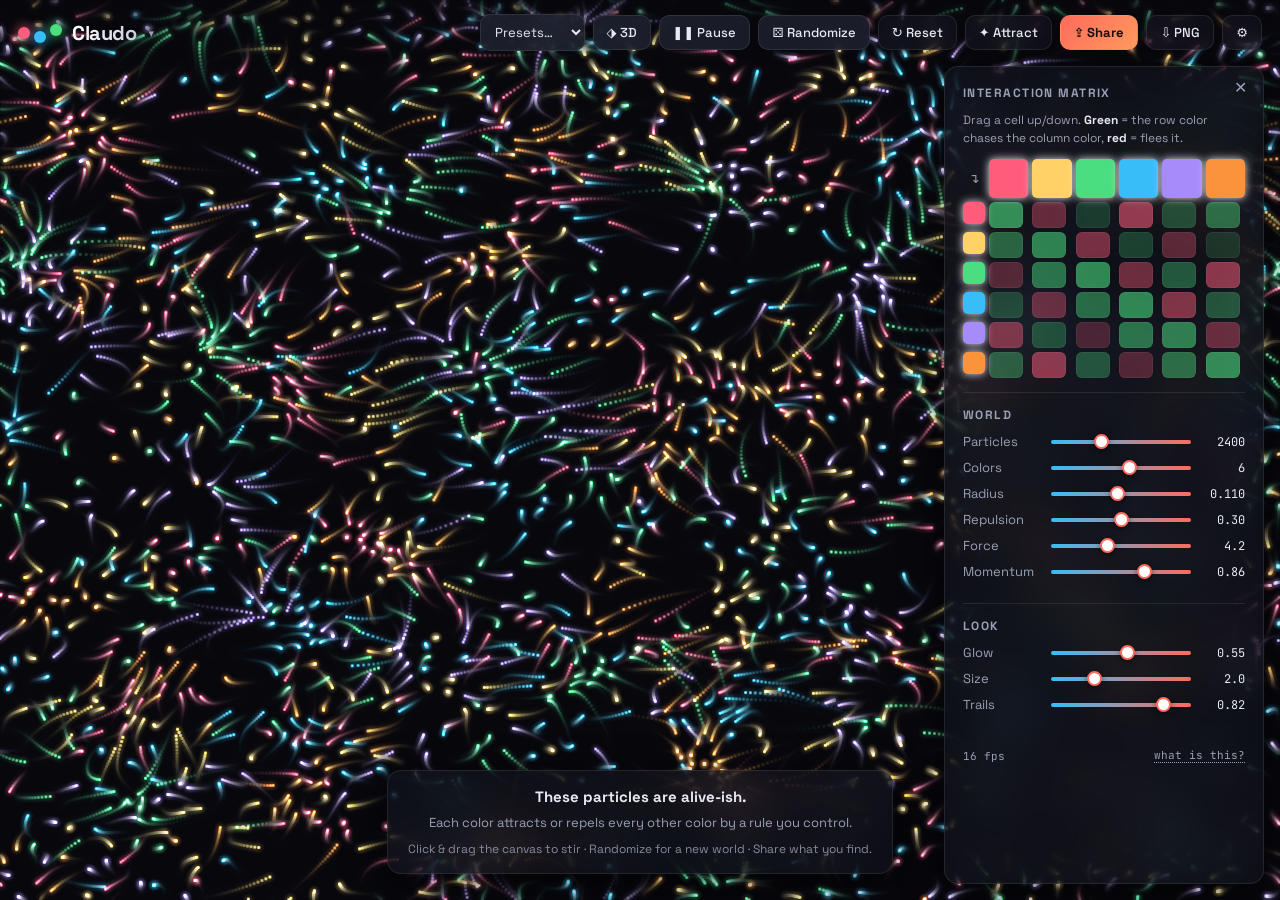
<file: index.html>
<!DOCTYPE html>
<html lang="en">
<head>
  <meta charset="UTF-8" />
  <meta name="viewport" content="width=device-width, initial-scale=1.0, maximum-scale=1.0, user-scalable=no" />
  <title>Claudo — a particle life studio</title>
  <meta name="description" content="Thousands of particles, one simple rule, endless emergent life. Tune the universe, discover behaviors, and share the worlds you find." />
  <meta name="theme-color" content="#07070c" />

  <!-- Open Graph / social -->
  <meta property="og:title" content="Claudo — a particle life studio" />
  <meta property="og:description" content="Simple rules, emergent life. Tune your own universe of particles and share what you discover." />
  <meta property="og:type" content="website" />

  <link rel="preconnect" href="https://fonts.googleapis.com" />
  <link rel="preconnect" href="https://fonts.gstatic.com" crossorigin />
  <link href="https://fonts.googleapis.com/css2?family=Space+Grotesk:wght@400;500;700&family=JetBrains+Mono:wght@400;500&display=swap" rel="stylesheet" />
  <link rel="icon" href="data:image/svg+xml,<svg xmlns='http://www.w3.org/2000/svg' viewBox='0 0 32 32'><circle cx='11' cy='13' r='5' fill='%23ff5c7c'/><circle cx='21' cy='19' r='5' fill='%2338bdf8'/><circle cx='19' cy='9' r='4' fill='%234ade80'/></svg>" />
  <link rel="stylesheet" href="css/style.css" />
</head>
<body>
  <canvas id="stage"></canvas>

  <!-- Top bar -->
  <header id="topbar">
    <div id="logo" class="logo">
      <span class="dot d1"></span><span class="dot d2"></span><span class="dot d3"></span>
      <span class="word">Claudo</span>
    </div>
    <div class="actions">
      <select id="presetSelect" title="Load a curated universe">
        <option value="" disabled selected>Presets…</option>
      </select>
      <button id="mode3dBtn" class="btn" title="Switch between 2D and 3D">⬗ 3D</button>
      <button id="playBtn" class="btn">❚❚ Pause</button>
      <button id="randomBtn" class="btn" title="Roll a brand-new random universe">⚄ Randomize</button>
      <button id="restartBtn" class="btn ghost" title="Re-scatter particles">↻ Reset</button>
      <button id="cursorBtn" class="btn ghost" title="Toggle cursor force">✦ Attract</button>
      <button id="shareBtn" class="btn primary" title="Copy a link to this exact universe">⇪ Share</button>
      <button id="saveBtn" class="btn ghost" title="Save a PNG snapshot">⇩ PNG</button>
      <button id="panelToggle" class="btn ghost only-narrow" title="Toggle controls">⚙</button>
    </div>
  </header>

  <!-- Control panel -->
  <aside id="panel">
    <button id="panelClose" class="panel-close only-narrow" onclick="document.body.classList.remove('panel-open')">✕</button>

    <section class="group">
      <h3>Interaction matrix</h3>
      <p class="tip">Drag a cell up/down. <b>Green</b> = the row color chases the column color, <b>red</b> = flees it.</p>
      <div id="matrix"></div>
    </section>

    <section class="group">
      <h3>World</h3>
      <label class="ctl"><span>Particles</span><input id="countRange" type="range" min="500" max="6000" step="100" value="2400" /><output id="countVal">2400</output></label>
      <label class="ctl"><span>Colors</span><input id="colorsRange" type="range" min="2" max="9" step="1" value="6" /><output id="colorsVal">6</output></label>
      <label class="ctl"><span>Radius</span><input id="rmaxRange" type="range" min="0.03" max="0.2" step="0.005" value="0.11" /><output id="rmaxVal">0.110</output></label>
      <label class="ctl"><span>Repulsion</span><input id="betaRange" type="range" min="0.1" max="0.5" step="0.01" value="0.3" /><output id="betaVal">0.30</output></label>
      <label class="ctl"><span>Force</span><input id="forceRange" type="range" min="0.5" max="10" step="0.1" value="4.2" /><output id="forceVal">4.2</output></label>
      <label class="ctl"><span>Momentum</span><input id="frictionRange" type="range" min="0.6" max="0.98" step="0.01" value="0.86" /><output id="frictionVal">0.86</output></label>
    </section>

    <section class="group">
      <h3>Look</h3>
      <label class="ctl"><span>Glow</span><input id="glowRange" type="range" min="0" max="1" step="0.05" value="0.55" /><output id="glowVal">0.55</output></label>
      <label class="ctl"><span>Size</span><input id="sizeRange" type="range" min="0.8" max="5" step="0.1" value="2.0" /><output id="sizeVal">2.0</output></label>
      <label class="ctl"><span>Trails</span><input id="trailsRange" type="range" min="0" max="0.98" step="0.02" value="0.82" /><output id="trailsVal">0.82</output></label>
    </section>

    <footer class="panel-foot">
      <span id="fps">— fps</span>
      <a href="https://en.wikipedia.org/wiki/Artificial_life" target="_blank" rel="noopener">what is this?</a>
    </footer>
  </aside>

  <!-- First-run hint -->
  <div id="hint">
    <div class="hint-inner">
      <strong>These particles are alive-ish.</strong>
      Each color attracts or repels every other color by a rule you control.
      <span>Click &amp; drag the canvas to stir · Randomize for a new world · Share what you find.</span>
    </div>
  </div>

  <div id="toast"></div>

  <script type="module" src="js/app.js"></script>
  <script type="module">
    import { initNav } from './js/nav.js';
    initNav('life');
  </script>
</body>
</html>
</file>
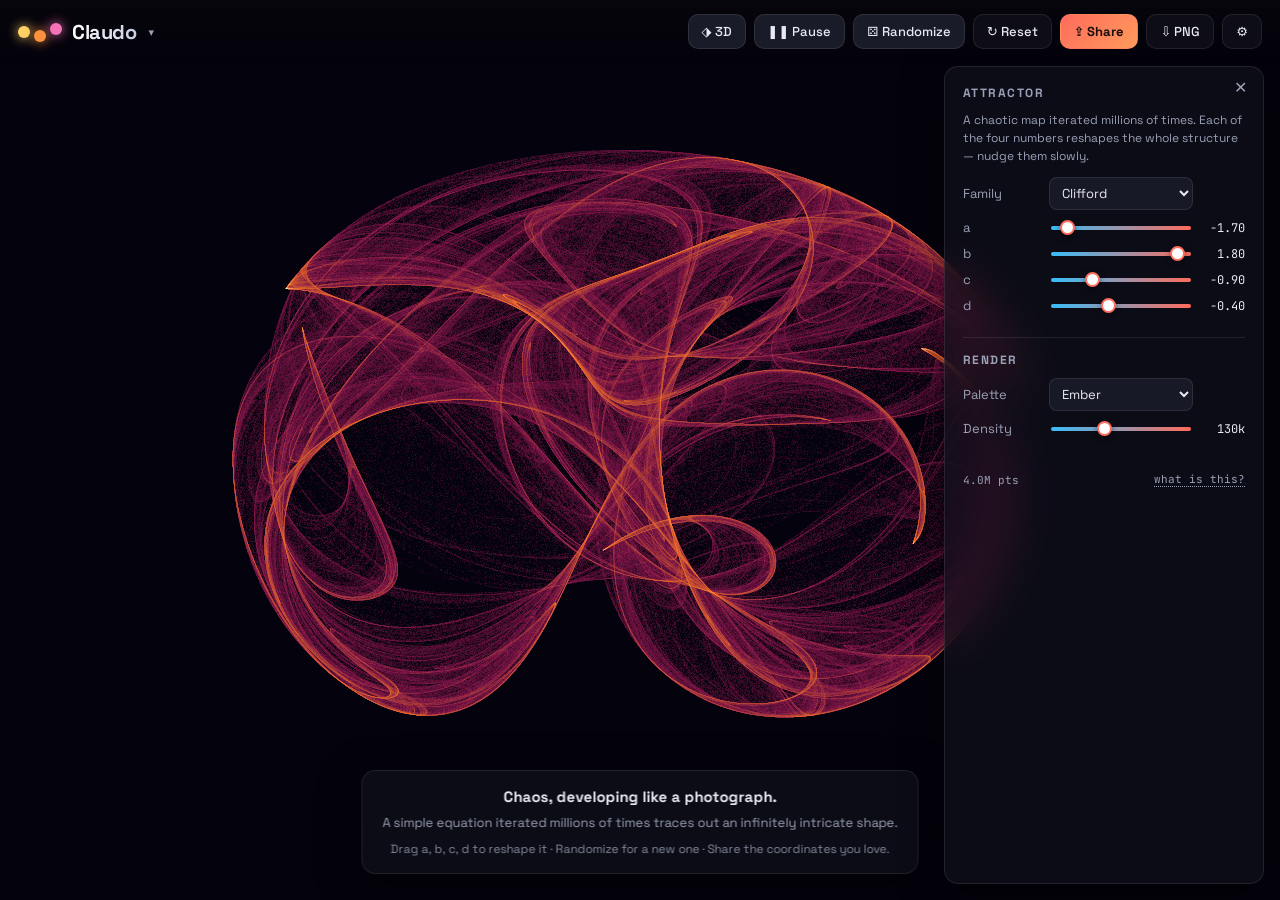
<file: attractor.html>
<!DOCTYPE html>
<html lang="en">
<head>
  <meta charset="UTF-8" />
  <meta name="viewport" content="width=device-width, initial-scale=1.0, maximum-scale=1.0, user-scalable=no" />
  <title>Claudo · Attractors — chaos plotted into strange beauty</title>
  <meta name="description" content="Strange attractors rendered like a long-exposure of pure math. Tune four numbers, watch chaos resolve into intricate structure, and share what you find." />
  <meta name="theme-color" content="#07070c" />
  <meta property="og:title" content="Claudo · Attractors" />
  <meta property="og:description" content="Chaos plotted into strange beauty — tune four numbers and watch the math develop like a photograph." />

  <link rel="preconnect" href="https://fonts.googleapis.com" />
  <link rel="preconnect" href="https://fonts.gstatic.com" crossorigin />
  <link href="https://fonts.googleapis.com/css2?family=Space+Grotesk:wght@400;500;700&family=JetBrains+Mono:wght@400;500&display=swap" rel="stylesheet" />
  <link rel="icon" href="data:image/svg+xml,<svg xmlns='http://www.w3.org/2000/svg' viewBox='0 0 32 32'><circle cx='11' cy='13' r='5' fill='%23ffd166'/><circle cx='21' cy='19' r='5' fill='%23fb923c'/><circle cx='19' cy='9' r='4' fill='%23f472b6'/></svg>" />
  <link rel="stylesheet" href="css/style.css" />
</head>
<body>
  <canvas id="stage"></canvas>

  <header id="topbar">
    <div id="logo" class="logo">
      <span class="dot d1" style="background:#ffd166;color:#ffd166"></span><span class="dot d2" style="background:#fb923c;color:#fb923c"></span><span class="dot d3" style="background:#f472b6;color:#f472b6"></span>
      <span class="word">Claudo</span>
    </div>
    <div class="actions">
      <button id="mode3dBtn" class="btn" title="Switch between 2D and 3D">⬗ 3D</button>
      <button id="playBtn" class="btn">❚❚ Pause</button>
      <button id="randomBtn" class="btn" title="Roll new attractor parameters">⚄ Randomize</button>
      <button id="restartBtn" class="btn ghost" title="Re-develop the exposure">↻ Reset</button>
      <button id="shareBtn" class="btn primary" title="Copy a link to this attractor">⇪ Share</button>
      <button id="saveBtn" class="btn ghost" title="Save a PNG">⇩ PNG</button>
      <button id="panelToggle" class="btn ghost only-narrow" title="Toggle controls">⚙</button>
    </div>
  </header>

  <aside id="panel">
    <button class="panel-close only-narrow" onclick="document.body.classList.remove('panel-open')">✕</button>

    <section class="group">
      <h3>Attractor</h3>
      <p class="tip">A chaotic map iterated millions of times. Each of the four numbers reshapes the whole structure — nudge them slowly.</p>
      <label class="ctl"><span>Family</span><select id="familySelect" class="inline-select"></select><output></output></label>
      <div id="params2d">
        <label class="ctl"><span>a</span><input id="pA" type="range" min="-2" max="2" step="0.005" /><output id="pAV">0</output></label>
        <label class="ctl"><span>b</span><input id="pB" type="range" min="-2" max="2" step="0.005" /><output id="pBV">0</output></label>
        <label class="ctl"><span>c</span><input id="pC" type="range" min="-2" max="2" step="0.005" /><output id="pCV">0</output></label>
        <label class="ctl"><span>d</span><input id="pD" type="range" min="-2" max="2" step="0.005" /><output id="pDV">0</output></label>
      </div>
      <p class="tip mode3d-only" style="display:none">Drag to orbit · scroll or pinch to zoom · pick a system above.</p>
    </section>

    <section class="group">
      <h3>Render</h3>
      <label class="ctl"><span>Palette</span><select id="paletteSelect" class="inline-select"></select><output></output></label>
      <label class="ctl"><span>Density</span><input id="rateRange" type="range" min="30000" max="300000" step="10000" value="130000" /><output id="rateVal">130k</output></label>
    </section>

    <footer class="panel-foot">
      <span id="samples">0 pts</span>
      <a href="https://en.wikipedia.org/wiki/Attractor#Strange_attractor" target="_blank" rel="noopener">what is this?</a>
    </footer>
  </aside>

  <div id="hint">
    <div class="hint-inner">
      <strong>Chaos, developing like a photograph.</strong>
      A simple equation iterated millions of times traces out an infinitely intricate shape.
      <span>Drag a, b, c, d to reshape it · Randomize for a new one · Share the coordinates you love.</span>
    </div>
  </div>
  <div id="toast"></div>

  <script type="module" src="js/attractor.js"></script>
</body>
</html>
</file>
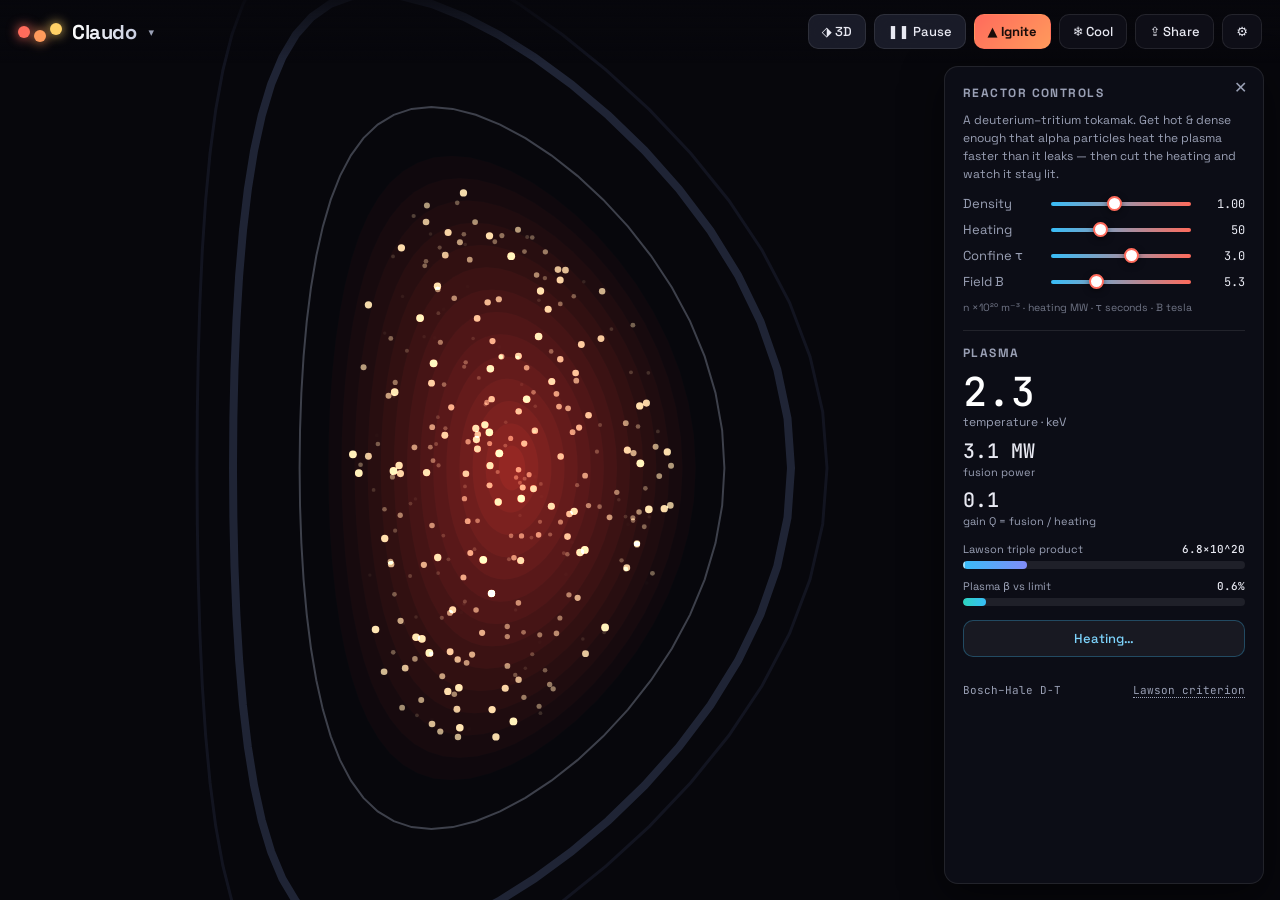
<file: fusion.html>
<!DOCTYPE html>
<html lang="en">
<head>
  <meta charset="UTF-8" />
  <meta name="viewport" content="width=device-width, initial-scale=1.0, maximum-scale=1.0, user-scalable=no" />
  <title>Claudo · Fusion — ignite a tokamak plasma</title>
  <meta name="description" content="A real 0-D tokamak burn simulator with Bosch–Hale D-T reactivity, alpha self-heating and bremsstrahlung losses. Tune density, heating, confinement and field until the plasma ignites." />
  <meta name="theme-color" content="#07070c" />
  <meta property="og:title" content="Claudo · Fusion" />
  <meta property="og:description" content="Can you ignite a fusion plasma? A physically real tokamak burn model in your browser." />

  <link rel="preconnect" href="https://fonts.googleapis.com" />
  <link rel="preconnect" href="https://fonts.gstatic.com" crossorigin />
  <link href="https://fonts.googleapis.com/css2?family=Space+Grotesk:wght@400;500;700&family=JetBrains+Mono:wght@400;500&display=swap" rel="stylesheet" />
  <link rel="icon" href="data:image/svg+xml,<svg xmlns='http://www.w3.org/2000/svg' viewBox='0 0 32 32'><circle cx='16' cy='16' r='7' fill='%23ff9a5c'/><circle cx='16' cy='16' r='3' fill='%23fff'/></svg>" />
  <link rel="stylesheet" href="css/style.css" />
</head>
<body>
  <canvas id="stage"></canvas>

  <header id="topbar">
    <div id="logo" class="logo">
      <span class="dot d1" style="background:#ff6b5c;color:#ff6b5c"></span><span class="dot d2" style="background:#ff9a5c;color:#ff9a5c"></span><span class="dot d3" style="background:#ffd166;color:#ffd166"></span>
      <span class="word">Claudo</span>
    </div>
    <div class="actions">
      <button id="mode3dBtn" class="btn" title="Switch between 2D and 3D">⬗ 3D</button>
      <button id="playBtn" class="btn">❚❚ Pause</button>
      <button id="igniteBtn" class="btn primary" title="Load an ignitable configuration">▲ Ignite</button>
      <button id="coldBtn" class="btn ghost" title="Cool the plasma back down">❄ Cool</button>
      <button id="shareBtn" class="btn ghost" title="Copy a link to this reactor">⇪ Share</button>
      <button id="panelToggle" class="btn ghost only-narrow" title="Toggle controls">⚙</button>
    </div>
  </header>

  <aside id="panel">
    <button class="panel-close only-narrow" onclick="document.body.classList.remove('panel-open')">✕</button>

    <section class="group">
      <h3>Reactor controls</h3>
      <p class="tip">A deuterium–tritium tokamak. Get hot &amp; dense enough that alpha particles heat the plasma faster than it leaks — then cut the heating and watch it stay lit.</p>
      <label class="ctl"><span>Density</span><input id="nRange" type="range" min="0.2" max="2" step="0.02" value="1" /><output id="nVal">1.00</output></label>
      <label class="ctl"><span>Heating</span><input id="pauxRange" type="range" min="0" max="150" step="1" value="50" /><output id="pauxVal">50</output></label>
      <label class="ctl"><span>Confine τ</span><input id="tauRange" type="range" min="0.2" max="5" step="0.1" value="3" /><output id="tauVal">3.0</output></label>
      <label class="ctl"><span>Field B</span><input id="bRange" type="range" min="2" max="13" step="0.1" value="5.3" /><output id="bVal">5.3</output></label>
      <p class="tip mini-units">n ×10²⁰ m⁻³ · heating MW · τ seconds · B tesla</p>
    </section>

    <section class="group">
      <h3>Plasma</h3>
      <div class="readouts">
        <div class="readout big"><span class="rv" id="tOut">0.5</span><span class="rl">temperature · keV</span></div>
        <div class="readout"><span class="rv" id="pfusOut">0 MW</span><span class="rl">fusion power</span></div>
        <div class="readout"><span class="rv" id="qOut">—</span><span class="rl">gain Q = fusion / heating</span></div>
      </div>
      <div class="meter"><div class="meter-head"><span>Lawson triple product</span><b id="tripleOut">0</b></div><div class="bar"><i id="tripleBar"></i><u class="thr"></u></div></div>
      <div class="meter"><div class="meter-head"><span>Plasma β vs limit</span><b id="betaOut">0%</b></div><div class="bar"><i id="betaBar"></i><u class="thr" style="left:100%"></u></div></div>
      <div id="statusOut" class="status">Cold plasma</div>
    </section>

    <footer class="panel-foot">
      <span>Bosch–Hale D-T</span>
      <a href="https://en.wikipedia.org/wiki/Lawson_criterion" target="_blank" rel="noopener">Lawson criterion</a>
    </footer>
  </aside>

  <div id="toast"></div>
  <script type="module" src="js/fusion.js"></script>
</body>
</html>
</file>
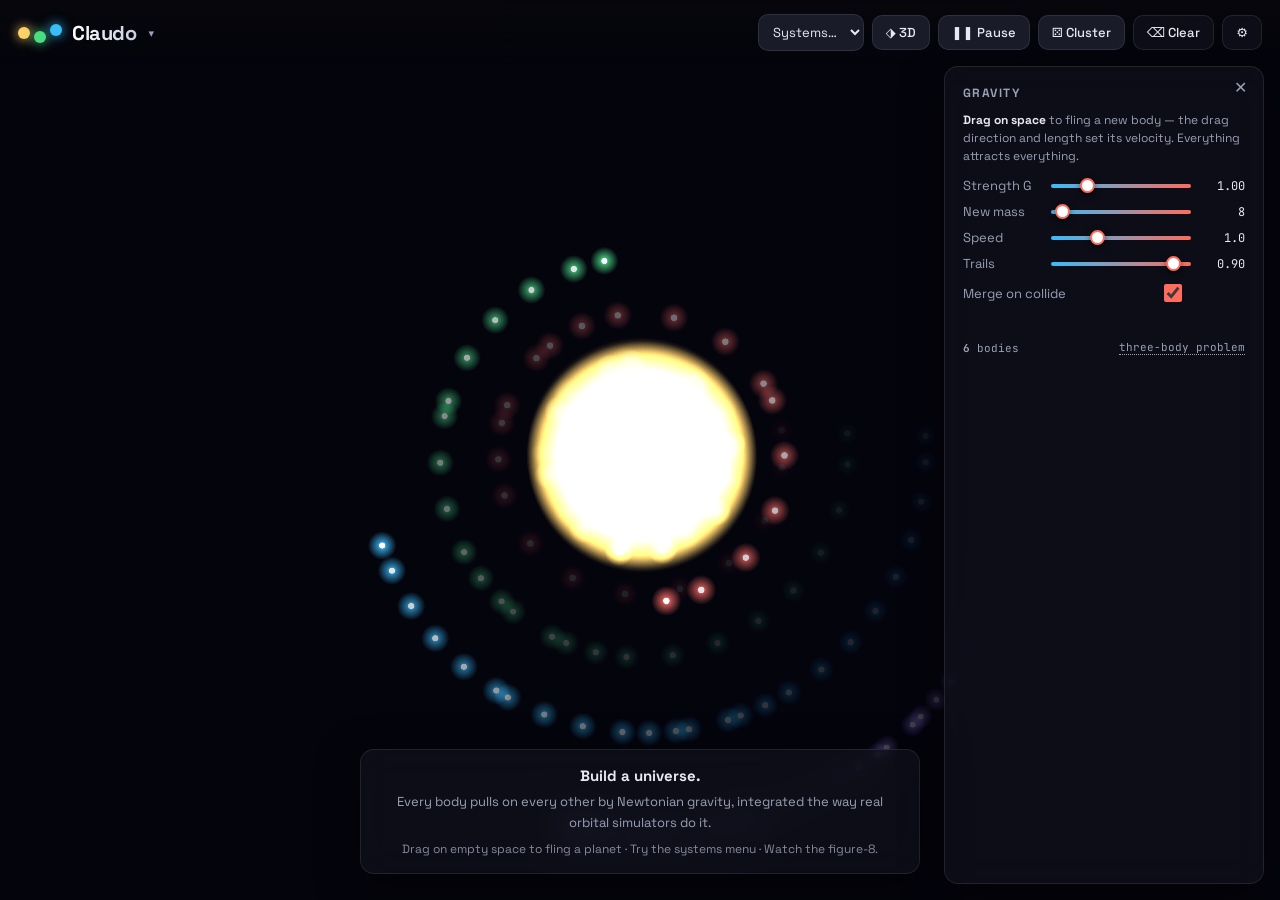
<file: orbits.html>
<!DOCTYPE html>
<html lang="en">
<head>
  <meta charset="UTF-8" />
  <meta name="viewport" content="width=device-width, initial-scale=1.0, maximum-scale=1.0, user-scalable=no" />
  <title>Claudo · Orbits — an N-body gravity sandbox</title>
  <meta name="description" content="A real N-body gravity simulator with velocity-Verlet integration and merging collisions. Fling planets, build solar systems, and run the famous figure-8 three-body orbit." />
  <meta name="theme-color" content="#07070c" />
  <meta property="og:title" content="Claudo · Orbits" />
  <meta property="og:description" content="Drag to fling planets into a real N-body gravity simulation. Build systems, cause chaos, watch the figure-8." />

  <link rel="preconnect" href="https://fonts.googleapis.com" />
  <link rel="preconnect" href="https://fonts.gstatic.com" crossorigin />
  <link href="https://fonts.googleapis.com/css2?family=Space+Grotesk:wght@400;500;700&family=JetBrains+Mono:wght@400;500&display=swap" rel="stylesheet" />
  <link rel="icon" href="data:image/svg+xml,<svg xmlns='http://www.w3.org/2000/svg' viewBox='0 0 32 32'><circle cx='16' cy='16' r='6' fill='%23ffd166'/><circle cx='27' cy='9' r='3' fill='%2338bdf8'/></svg>" />
  <link rel="stylesheet" href="css/style.css" />
</head>
<body>
  <canvas id="stage"></canvas>

  <header id="topbar">
    <div id="logo" class="logo">
      <span class="dot d1" style="background:#ffd166;color:#ffd166"></span><span class="dot d2" style="background:#4ade80;color:#4ade80"></span><span class="dot d3" style="background:#38bdf8;color:#38bdf8"></span>
      <span class="word">Claudo</span>
    </div>
    <div class="actions">
      <select id="presetSelect" title="Load a system"><option value="" disabled selected>Systems…</option></select>
      <button id="mode3dBtn" class="btn" title="Switch between 2D and 3D">⬗ 3D</button>
      <button id="playBtn" class="btn">❚❚ Pause</button>
      <button id="randomBtn" class="btn" title="Random gravitational cluster">⚄ Cluster</button>
      <button id="clearBtn" class="btn ghost" title="Remove all bodies">⌫ Clear</button>
      <button id="panelToggle" class="btn ghost only-narrow" title="Toggle controls">⚙</button>
    </div>
  </header>

  <aside id="panel">
    <button class="panel-close only-narrow" onclick="document.body.classList.remove('panel-open')">✕</button>
    <section class="group">
      <h3>Gravity</h3>
      <p class="tip"><b>Drag on space</b> to fling a new body — the drag direction and length set its velocity. Everything attracts everything.</p>
      <label class="ctl"><span>Strength G</span><input id="gRange" type="range" min="0.1" max="4" step="0.05" value="1" /><output id="gVal">1.00</output></label>
      <label class="ctl"><span>New mass</span><input id="massRange" type="range" min="1" max="200" step="1" value="8" /><output id="massVal">8</output></label>
      <label class="ctl"><span>Speed</span><input id="speedRange" type="range" min="0.1" max="3" step="0.1" value="1" /><output id="speedVal">1.0</output></label>
      <label class="ctl"><span>Trails</span><input id="trailsRange" type="range" min="0" max="0.98" step="0.02" value="0.9" /><output id="trailsVal">0.90</output></label>
      <label class="ctl checkbox"><span>Merge on collide</span><input id="mergeChk" type="checkbox" checked /><output></output></label>
    </section>
    <footer class="panel-foot">
      <span><b id="countVal">0</b> bodies</span>
      <a href="https://en.wikipedia.org/wiki/Three-body_problem" target="_blank" rel="noopener">three-body problem</a>
    </footer>
  </aside>

  <div id="hint">
    <div class="hint-inner">
      <strong>Build a universe.</strong>
      Every body pulls on every other by Newtonian gravity, integrated the way real orbital simulators do it.
      <span>Drag on empty space to fling a planet · Try the systems menu · Watch the figure-8.</span>
    </div>
  </div>
  <div id="toast"></div>
  <script type="module" src="js/orbits.js"></script>
</body>
</html>
</file>
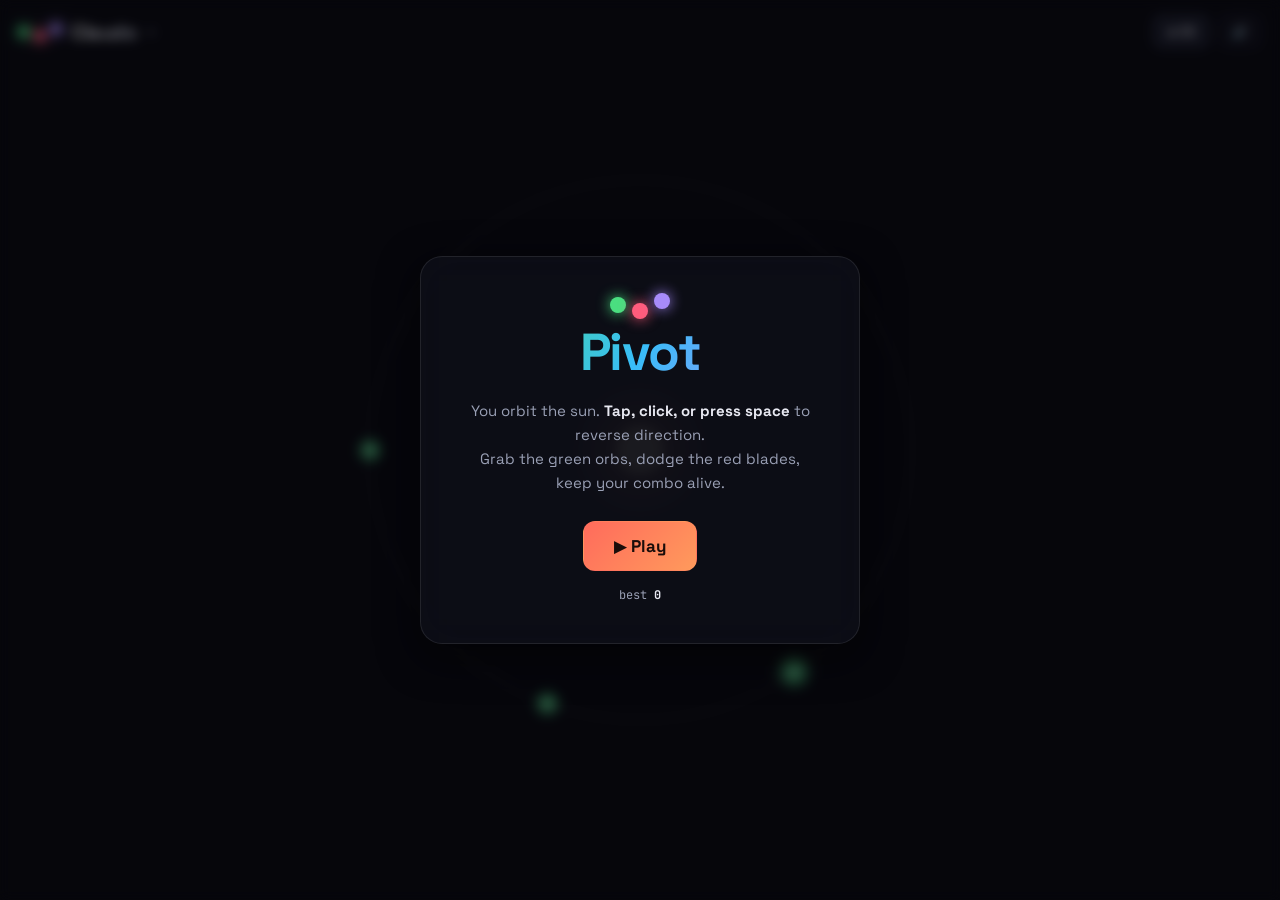
<file: pivot.html>
<!DOCTYPE html>
<html lang="en">
<head>
  <meta charset="UTF-8" />
  <meta name="viewport" content="width=device-width, initial-scale=1.0, maximum-scale=1.0, user-scalable=no" />
  <title>Claudo · Pivot — a one-tap reflex arcade</title>
  <meta name="description" content="Orbit a sun, tap to reverse, weave through spinning blades and sweep up orbs. One input, endless panic. How high can you score?" />
  <meta name="theme-color" content="#07070c" />
  <meta property="og:title" content="Claudo · Pivot" />
  <meta property="og:description" content="A one-tap reflex arcade — reverse your orbit, dodge the blades, chase the combo." />

  <link rel="preconnect" href="https://fonts.googleapis.com" />
  <link rel="preconnect" href="https://fonts.gstatic.com" crossorigin />
  <link href="https://fonts.googleapis.com/css2?family=Space+Grotesk:wght@400;500;700&family=JetBrains+Mono:wght@400;500&display=swap" rel="stylesheet" />
  <link rel="icon" href="data:image/svg+xml,<svg xmlns='http://www.w3.org/2000/svg' viewBox='0 0 32 32'><circle cx='11' cy='13' r='5' fill='%234ade80'/><circle cx='21' cy='19' r='5' fill='%23ff5c7c'/><circle cx='19' cy='9' r='4' fill='%23a78bfa'/></svg>" />
  <link rel="stylesheet" href="css/style.css" />
</head>
<body>
  <canvas id="stage"></canvas>

  <header id="topbar">
    <div id="logo" class="logo">
      <span class="dot d1" style="background:#4ade80;color:#4ade80"></span><span class="dot d2" style="background:#ff5c7c;color:#ff5c7c"></span><span class="dot d3" style="background:#a78bfa;color:#a78bfa"></span>
      <span class="word">Claudo</span>
    </div>
    <div class="actions">
      <button id="mode3dBtn" class="btn" title="Tilt into 3D">⬗ 3D</button>
      <button id="muteBtn" class="btn ghost" title="Mute / unmute">🔊</button>
    </div>
  </header>

  <!-- HUD (visible while playing) -->
  <div id="hud" class="hud">
    <div class="score-line"><span id="scoreVal">0</span><span id="comboVal" class="combo"></span></div>
    <div class="best-line">best <b id="bestVal">0</b></div>
  </div>

  <!-- Start screen -->
  <div id="startScreen" class="overlay">
    <div class="card">
      <div class="game-logo"><span></span><span></span><span></span></div>
      <h1>Pivot</h1>
      <p>You orbit the sun. <b>Tap, click, or press space</b> to reverse direction.<br />Grab the green orbs, dodge the red blades, keep your combo alive.</p>
      <button id="startBtn" class="btn primary big">▶ Play</button>
      <div class="mini">best <b id="bestValMenu"></b></div>
    </div>
  </div>

  <!-- Game over -->
  <div id="overScreen" class="overlay hide">
    <div class="card">
      <div id="newBest" class="badge hide">★ New best!</div>
      <h2>Game Over</h2>
      <div class="final"><span class="final-num" id="finalScore">0</span><span class="final-lbl">score</span></div>
      <div class="final small"><span class="final-num" id="finalBest">0</span><span class="final-lbl">best</span></div>
      <div class="over-actions">
        <button id="againBtn" class="btn primary big">↻ Play again</button>
        <button id="shareBtn" class="btn">⇪ Share</button>
      </div>
    </div>
  </div>

  <div id="toast"></div>

  <script type="module" src="js/pivot.js"></script>
</body>
</html>
</file>
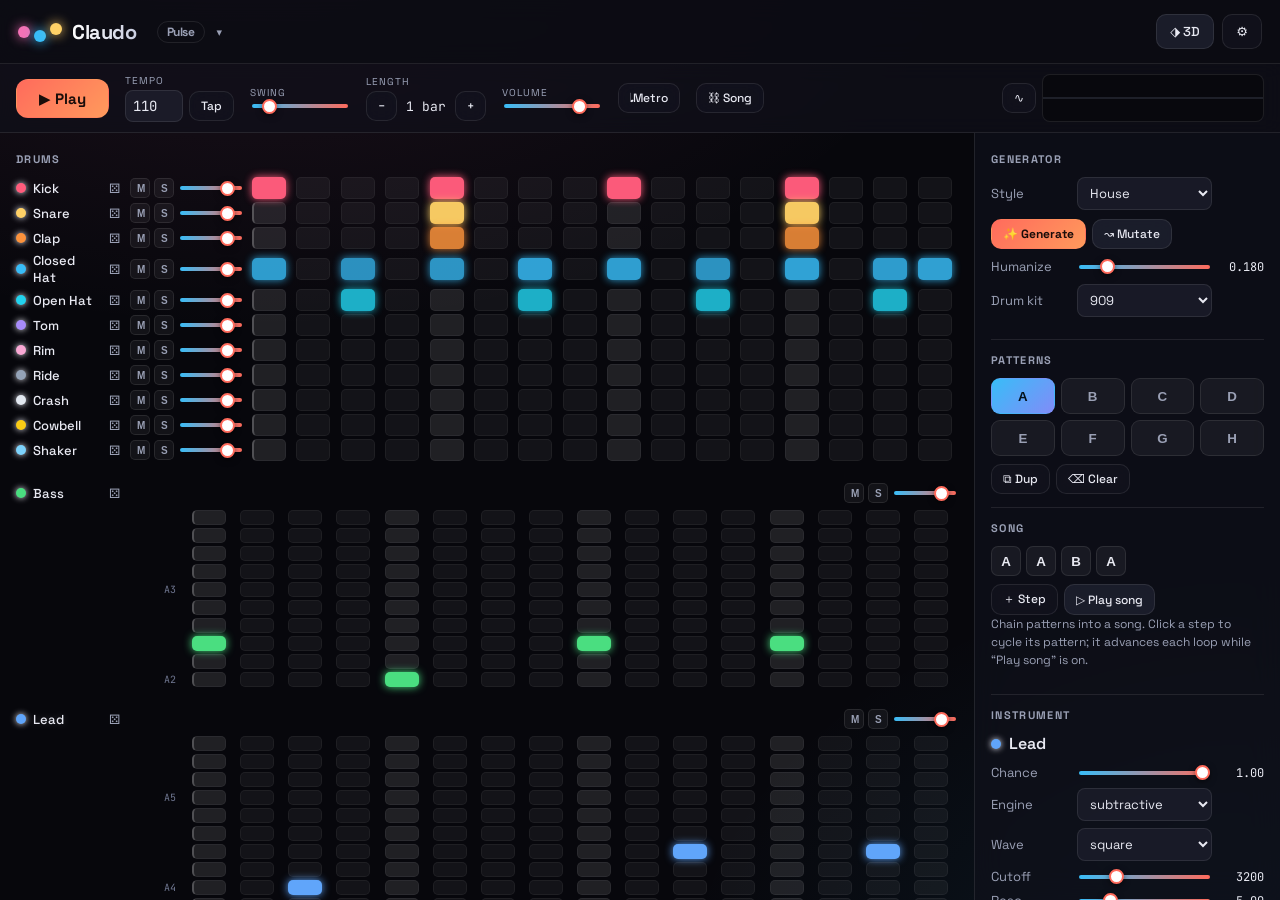
<file: pulse.html>
<!DOCTYPE html>
<html lang="en">
<head>
  <meta charset="UTF-8" />
  <meta name="viewport" content="width=device-width, initial-scale=1.0" />
  <title>Claudo · Pulse — a browser groovebox</title>
  <meta name="description" content="A full browser groovebox: a synthesized drum kit, bass and lead synths, per-track mixer, master FX, an 8-slot pattern bank, WAV export, and shareable links. Make a beat in your browser." />
  <meta name="theme-color" content="#07070c" />
  <meta property="og:title" content="Claudo · Pulse" />
  <meta property="og:description" content="A browser groovebox — drums, bass & lead synths, FX, pattern bank, and WAV export. Make a beat and share it." />

  <link rel="preconnect" href="https://fonts.googleapis.com" />
  <link rel="preconnect" href="https://fonts.gstatic.com" crossorigin />
  <link href="https://fonts.googleapis.com/css2?family=Space+Grotesk:wght@400;500;700&family=JetBrains+Mono:wght@400;500&display=swap" rel="stylesheet" />
  <link rel="icon" href="data:image/svg+xml,<svg xmlns='http://www.w3.org/2000/svg' viewBox='0 0 32 32'><circle cx='11' cy='13' r='5' fill='%23f472b6'/><circle cx='21' cy='19' r='5' fill='%2338bdf8'/><circle cx='19' cy='9' r='4' fill='%23ffd166'/></svg>" />
  <link rel="stylesheet" href="css/style.css" />
  <link rel="stylesheet" href="css/pulse.css" />
</head>
<body>
  <div class="bg-gradient"></div>

  <header id="topbar">
    <div id="logo" class="logo">
      <span class="dot d1" style="background:#f472b6;color:#f472b6"></span><span class="dot d2" style="background:#38bdf8;color:#38bdf8"></span><span class="dot d3" style="background:#ffd166;color:#ffd166"></span>
      <span class="word">Claudo</span><span class="page-tag">Pulse</span>
    </div>
    <div class="actions">
      <button id="mode3dBtn" class="btn" title="Switch between 2D and 3D">⬗ 3D</button>
      <button id="panelToggle" class="btn ghost only-narrow" title="Toggle panel">⚙</button>
    </div>
  </header>

  <div id="transport"></div>

  <div id="workspace">
    <div id="seqScroll"><div id="seq"></div></div>
    <aside id="sidePanel"></aside>
  </div>

  <div id="toast"></div>

  <script type="module" src="js/pulse.js"></script>
</body>
</html>
</file>
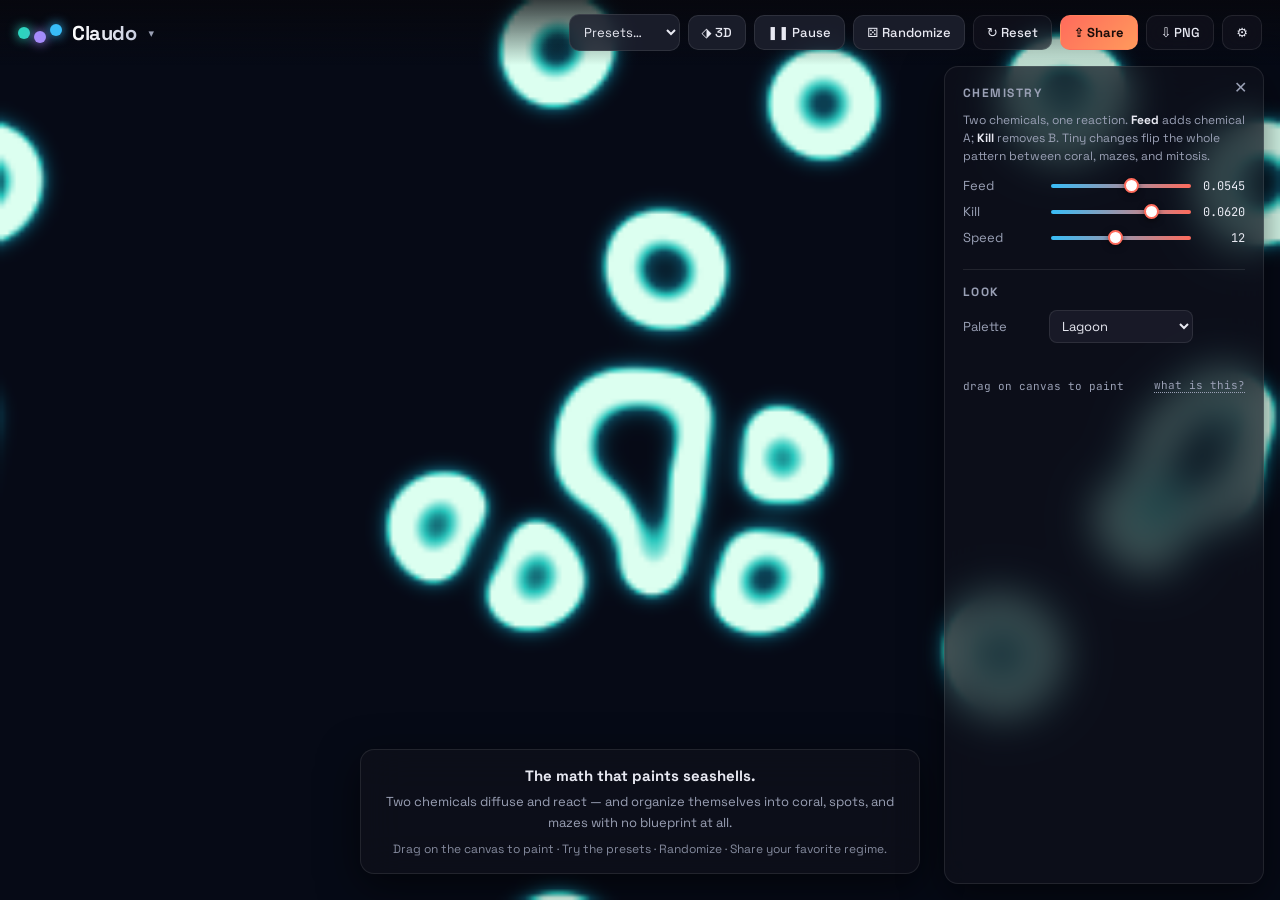
<file: reaction.html>
<!DOCTYPE html>
<html lang="en">
<head>
  <meta charset="UTF-8" />
  <meta name="viewport" content="width=device-width, initial-scale=1.0, maximum-scale=1.0, user-scalable=no" />
  <title>Claudo · Reaction — living Turing patterns you can paint</title>
  <meta name="description" content="A Gray-Scott reaction-diffusion sandbox. Two virtual chemicals grow coral, spots, mazes and dividing cells. Paint with your cursor and watch it spread." />
  <meta name="theme-color" content="#07070c" />
  <meta property="og:title" content="Claudo · Reaction" />
  <meta property="og:description" content="Living Turing patterns — the same math that paints seashells, in your browser. Paint and watch it grow." />

  <link rel="preconnect" href="https://fonts.googleapis.com" />
  <link rel="preconnect" href="https://fonts.gstatic.com" crossorigin />
  <link href="https://fonts.googleapis.com/css2?family=Space+Grotesk:wght@400;500;700&family=JetBrains+Mono:wght@400;500&display=swap" rel="stylesheet" />
  <link rel="icon" href="data:image/svg+xml,<svg xmlns='http://www.w3.org/2000/svg' viewBox='0 0 32 32'><circle cx='11' cy='13' r='5' fill='%232dd4bf'/><circle cx='21' cy='19' r='5' fill='%23a78bfa'/><circle cx='19' cy='9' r='4' fill='%2338bdf8'/></svg>" />
  <link rel="stylesheet" href="css/style.css" />
</head>
<body>
  <canvas id="stage"></canvas>

  <header id="topbar">
    <div id="logo" class="logo">
      <span class="dot d1" style="background:#2dd4bf;color:#2dd4bf"></span><span class="dot d2" style="background:#a78bfa;color:#a78bfa"></span><span class="dot d3" style="background:#38bdf8;color:#38bdf8"></span>
      <span class="word">Claudo</span>
    </div>
    <div class="actions">
      <select id="presetSelect" title="Load a pattern regime"><option value="" disabled selected>Presets…</option></select>
      <button id="mode3dBtn" class="btn" title="Switch between 2D and 3D">⬗ 3D</button>
      <button id="playBtn" class="btn">❚❚ Pause</button>
      <button id="randomBtn" class="btn" title="Random pattern regime">⚄ Randomize</button>
      <button id="resetBtn" class="btn ghost" title="Clear and re-seed">↻ Reset</button>
      <button id="shareBtn" class="btn primary" title="Copy a link to this pattern">⇪ Share</button>
      <button id="saveBtn" class="btn ghost" title="Save a PNG">⇩ PNG</button>
      <button id="panelToggle" class="btn ghost only-narrow" title="Toggle controls">⚙</button>
    </div>
  </header>

  <aside id="panel">
    <button class="panel-close only-narrow" onclick="document.body.classList.remove('panel-open')">✕</button>

    <section class="group">
      <h3>Chemistry</h3>
      <p class="tip">Two chemicals, one reaction. <b>Feed</b> adds chemical A; <b>Kill</b> removes B. Tiny changes flip the whole pattern between coral, mazes, and mitosis.</p>
      <label class="ctl"><span>Feed</span><input id="feedRange" type="range" min="0.005" max="0.09" step="0.0005" value="0.0545" /><output id="feedVal">0.0545</output></label>
      <label class="ctl"><span>Kill</span><input id="killRange" type="range" min="0.03" max="0.073" step="0.0005" value="0.0620" /><output id="killVal">0.0620</output></label>
      <label class="ctl"><span>Speed</span><input id="speedRange" type="range" min="2" max="24" step="1" value="12" /><output id="speedVal">12</output></label>
    </section>

    <section class="group">
      <h3>Look</h3>
      <label class="ctl"><span>Palette</span><select id="paletteSelect" class="inline-select"></select><output></output></label>
    </section>

    <footer class="panel-foot">
      <span>drag on canvas to paint</span>
      <a href="https://en.wikipedia.org/wiki/Turing_pattern" target="_blank" rel="noopener">what is this?</a>
    </footer>
  </aside>

  <div id="hint">
    <div class="hint-inner">
      <strong>The math that paints seashells.</strong>
      Two chemicals diffuse and react — and organize themselves into coral, spots, and mazes with no blueprint at all.
      <span>Drag on the canvas to paint · Try the presets · Randomize · Share your favorite regime.</span>
    </div>
  </div>
  <div id="toast"></div>

  <script type="module" src="js/reaction.js"></script>
</body>
</html>
</file>
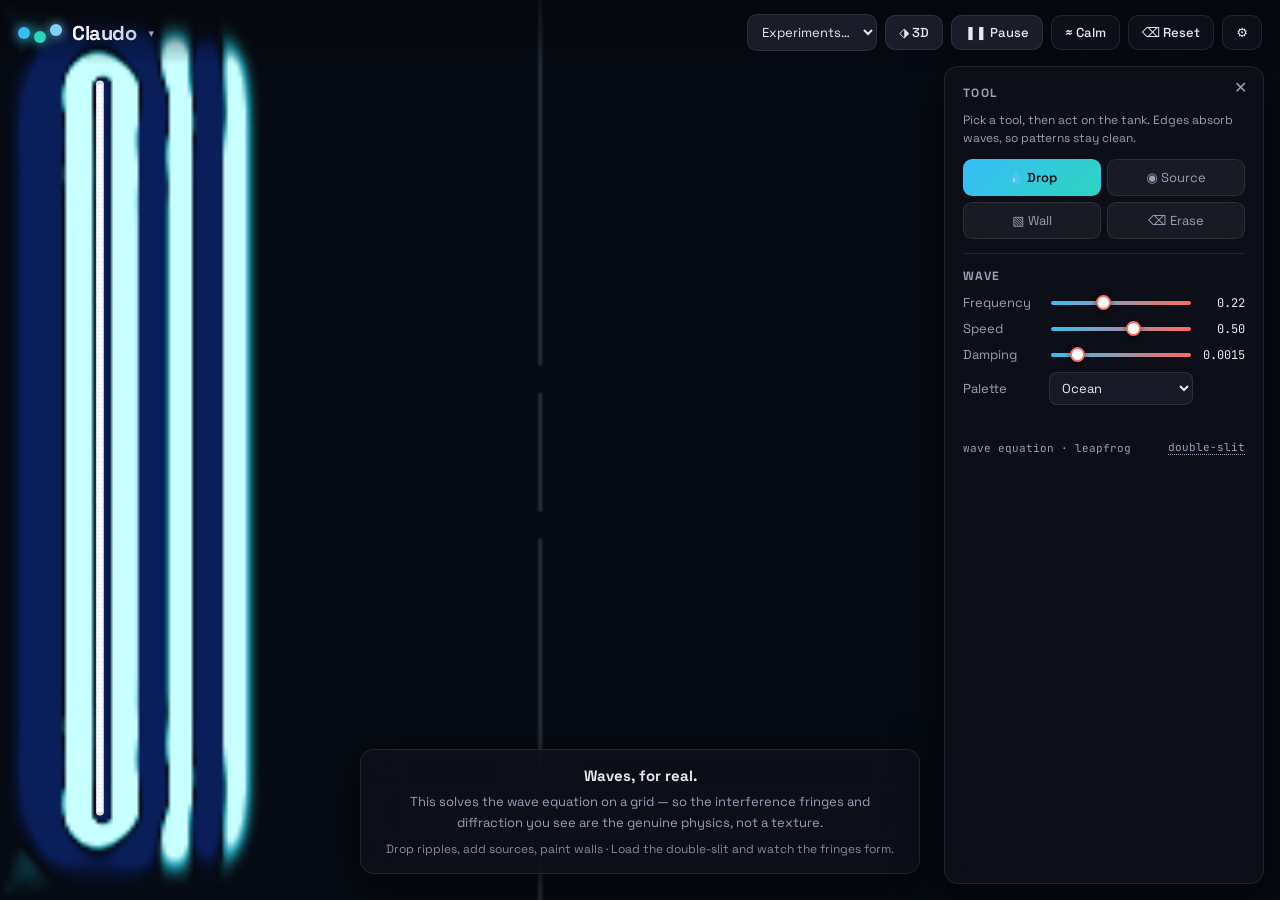
<file: ripple.html>
<!DOCTYPE html>
<html lang="en">
<head>
  <meta charset="UTF-8" />
  <meta name="viewport" content="width=device-width, initial-scale=1.0, maximum-scale=1.0, user-scalable=no" />
  <title>Claudo · Ripple — a 2-D wave interference tank</title>
  <meta name="description" content="A finite-difference wave-equation simulator. Drop ripples, place oscillating sources, and paint reflecting walls to see real interference and diffraction — including the double-slit experiment." />
  <meta name="theme-color" content="#07070c" />
  <meta property="og:title" content="Claudo · Ripple" />
  <meta property="og:description" content="A real wave-equation tank in your browser — build the double-slit experiment and watch interference emerge." />

  <link rel="preconnect" href="https://fonts.googleapis.com" />
  <link rel="preconnect" href="https://fonts.gstatic.com" crossorigin />
  <link href="https://fonts.googleapis.com/css2?family=Space+Grotesk:wght@400;500;700&family=JetBrains+Mono:wght@400;500&display=swap" rel="stylesheet" />
  <link rel="icon" href="data:image/svg+xml,<svg xmlns='http://www.w3.org/2000/svg' viewBox='0 0 32 32'><circle cx='16' cy='16' r='5' fill='none' stroke='%2338bdf8' stroke-width='2'/><circle cx='16' cy='16' r='10' fill='none' stroke='%232dd4bf' stroke-width='2'/></svg>" />
  <link rel="stylesheet" href="css/style.css" />
</head>
<body>
  <canvas id="stage"></canvas>

  <header id="topbar">
    <div id="logo" class="logo">
      <span class="dot d1" style="background:#38bdf8;color:#38bdf8"></span><span class="dot d2" style="background:#2dd4bf;color:#2dd4bf"></span><span class="dot d3" style="background:#7dd3fc;color:#7dd3fc"></span>
      <span class="word">Claudo</span>
    </div>
    <div class="actions">
      <select id="presetSelect" title="Load a setup"><option value="" disabled selected>Experiments…</option></select>
      <button id="mode3dBtn" class="btn" title="Switch between 2D and 3D">⬗ 3D</button>
      <button id="playBtn" class="btn">❚❚ Pause</button>
      <button id="clearBtn" class="btn ghost" title="Calm the water (keep walls)">≈ Calm</button>
      <button id="resetBtn" class="btn ghost" title="Clear everything">⌫ Reset</button>
      <button id="panelToggle" class="btn ghost only-narrow" title="Toggle controls">⚙</button>
    </div>
  </header>

  <aside id="panel">
    <button class="panel-close only-narrow" onclick="document.body.classList.remove('panel-open')">✕</button>
    <section class="group">
      <h3>Tool</h3>
      <p class="tip">Pick a tool, then act on the tank. Edges absorb waves, so patterns stay clean.</p>
      <div class="mode-row">
        <button class="mode-btn active" data-mode="drop">💧 Drop</button>
        <button class="mode-btn" data-mode="source">◉ Source</button>
        <button class="mode-btn" data-mode="wall">▧ Wall</button>
        <button class="mode-btn" data-mode="erase">⌫ Erase</button>
      </div>
    </section>
    <section class="group">
      <h3>Wave</h3>
      <label class="ctl"><span>Frequency</span><input id="freqRange" type="range" min="0.06" max="0.5" step="0.01" value="0.22" /><output id="freqVal">0.22</output></label>
      <label class="ctl"><span>Speed</span><input id="speedRange" type="range" min="0.2" max="0.7" step="0.02" value="0.5" /><output id="speedVal">0.50</output></label>
      <label class="ctl"><span>Damping</span><input id="dampRange" type="range" min="0" max="0.01" step="0.0005" value="0.0015" /><output id="dampVal">0.0015</output></label>
      <label class="ctl"><span>Palette</span><select id="paletteSelect" class="inline-select"></select><output></output></label>
    </section>
    <footer class="panel-foot">
      <span>wave equation · leapfrog</span>
      <a href="https://en.wikipedia.org/wiki/Double-slit_experiment" target="_blank" rel="noopener">double-slit</a>
    </footer>
  </aside>

  <div id="hint">
    <div class="hint-inner">
      <strong>Waves, for real.</strong>
      This solves the wave equation on a grid — so the interference fringes and diffraction you see are the genuine physics, not a texture.
      <span>Drop ripples, add sources, paint walls · Load the double-slit and watch the fringes form.</span>
    </div>
  </div>
  <div id="toast"></div>
  <script type="module" src="js/ripple.js"></script>
</body>
</html>
</file>
<file: css/style.css>
:root {
  --bg: #07070c;
  --panel: rgba(16, 17, 27, 0.72);
  --panel-solid: #10111b;
  --line: rgba(255, 255, 255, 0.09);
  --text: #e8e9f2;
  --muted: #9aa0b5;
  --accent: #ff6b5c;      /* warm clay — a nod to the maker */
  --accent-2: #38bdf8;
  --radius: 14px;
  --shadow: 0 12px 40px rgba(0, 0, 0, 0.55);
}

* { box-sizing: border-box; }
html, body { margin: 0; height: 100%; overflow: hidden; }
body {
  background: var(--bg);
  color: var(--text);
  font-family: 'Space Grotesk', system-ui, sans-serif;
  -webkit-font-smoothing: antialiased;
  user-select: none;
  touch-action: none;
}
body.dragging { cursor: ns-resize; }

/* ---- canvas ---- */
#stage {
  position: fixed;
  inset: 0;
  width: 100vw;
  height: 100vh;
  display: block;
  cursor: crosshair;
}

/* ---- top bar ---- */
#topbar {
  position: fixed;
  top: 0; left: 0; right: 0;
  z-index: 20;
  display: flex;
  align-items: center;
  justify-content: space-between;
  gap: 16px;
  padding: 14px 18px;
  background: linear-gradient(180deg, rgba(7,7,12,0.78) 0%, rgba(7,7,12,0) 100%);
  pointer-events: none;
}
#topbar > * { pointer-events: auto; }

.logo {
  display: flex;
  align-items: center;
  gap: 10px;
  font-weight: 700;
  font-size: 20px;
  letter-spacing: -0.02em;
  position: relative;
}
.logo .word {
  background: linear-gradient(90deg, #fff, #c9cee0);
  -webkit-background-clip: text;
  background-clip: text;
  color: transparent;
}
.logo .dot {
  width: 12px; height: 12px; border-radius: 50%;
  position: relative;
  filter: drop-shadow(0 0 6px currentColor);
}
.logo .d1 { color: #ff5c7c; background: #ff5c7c; margin-right: -6px; }
.logo .d2 { color: #38bdf8; background: #38bdf8; margin-right: -6px; transform: translateY(4px); }
.logo .d3 { color: #4ade80; background: #4ade80; transform: translateY(-3px); }
@keyframes jitter {
  0%,100% { transform: translate(0,0); }
  25% { transform: translate(3px,-4px); }
  50% { transform: translate(-4px,3px); }
  75% { transform: translate(2px,4px); }
}
.logo.flash .dot { animation: jitter 0.5s ease; }

.actions { display: flex; align-items: center; gap: 8px; flex-wrap: wrap; justify-content: flex-end; }

.btn {
  font-family: inherit;
  font-size: 13px;
  font-weight: 500;
  color: var(--text);
  background: rgba(30, 32, 46, 0.85);
  border: 1px solid var(--line);
  padding: 8px 13px;
  border-radius: 10px;
  cursor: pointer;
  backdrop-filter: blur(10px);
  transition: transform 0.12s ease, background 0.15s ease, border-color 0.15s ease;
  white-space: nowrap;
}
.btn:hover { background: rgba(44, 46, 64, 0.95); transform: translateY(-1px); }
.btn:active { transform: translateY(0); }
.btn.ghost { background: rgba(20, 21, 32, 0.6); }
.btn.primary {
  background: linear-gradient(135deg, var(--accent), #ff9a5c);
  border-color: transparent;
  color: #1a0d0a;
  font-weight: 700;
}
.btn.primary:hover { filter: brightness(1.08); }
.btn.paused { color: var(--accent); border-color: rgba(255,107,92,0.5); }

select#presetSelect {
  font-family: inherit;
  font-size: 13px;
  color: var(--text);
  background: rgba(30, 32, 46, 0.85);
  border: 1px solid var(--line);
  padding: 8px 10px;
  border-radius: 10px;
  cursor: pointer;
  backdrop-filter: blur(10px);
}
select#presetSelect option { background: var(--panel-solid); }

.inline-select {
  font-family: inherit;
  font-size: 13px;
  color: var(--text);
  background: rgba(30, 32, 46, 0.7);
  border: 1px solid var(--line);
  padding: 6px 8px;
  border-radius: 8px;
  cursor: pointer;
  width: 100%;
}
.inline-select option { background: var(--panel-solid); }

/* ---- panel ---- */
#panel {
  position: fixed;
  top: 66px; right: 16px; bottom: 16px;
  z-index: 15;
  width: 320px;
  max-width: calc(100vw - 32px);
  padding: 4px 18px 14px;
  overflow-y: auto;
  background: var(--panel);
  border: 1px solid var(--line);
  border-radius: var(--radius);
  backdrop-filter: blur(20px) saturate(1.2);
  box-shadow: var(--shadow);
  transform: translateX(calc(100% + 24px));
  opacity: 0;
  transition: transform 0.32s cubic-bezier(0.4, 1.2, 0.5, 1), opacity 0.25s ease;
  scrollbar-width: thin;
  scrollbar-color: rgba(255,255,255,0.2) transparent;
}
body.panel-open #panel { transform: translateX(0); opacity: 1; }
#panel::-webkit-scrollbar { width: 8px; }
#panel::-webkit-scrollbar-thumb { background: rgba(255,255,255,0.15); border-radius: 8px; }

.group { padding: 14px 0; border-bottom: 1px solid var(--line); }
.group:last-of-type { border-bottom: none; }
.group h3 {
  margin: 0 0 10px;
  font-size: 12px;
  font-weight: 700;
  text-transform: uppercase;
  letter-spacing: 0.12em;
  color: var(--muted);
}
.tip { margin: 0 0 12px; font-size: 12px; line-height: 1.5; color: var(--muted); }
.tip b { color: var(--text); }

.ctl {
  display: grid;
  grid-template-columns: 76px 1fr 42px;
  align-items: center;
  gap: 10px;
  margin: 9px 0;
  font-size: 13px;
}
.ctl span { color: var(--muted); }
.ctl output {
  font-family: 'JetBrains Mono', monospace;
  font-size: 12px;
  text-align: right;
  color: var(--text);
}

input[type="range"] {
  -webkit-appearance: none;
  appearance: none;
  height: 4px;
  border-radius: 3px;
  background: linear-gradient(90deg, var(--accent-2), var(--accent));
  outline: none;
  cursor: pointer;
}
input[type="range"]::-webkit-slider-thumb {
  -webkit-appearance: none;
  width: 15px; height: 15px;
  border-radius: 50%;
  background: #fff;
  border: 2px solid var(--accent);
  box-shadow: 0 2px 6px rgba(0,0,0,0.5);
  cursor: grab;
}
input[type="range"]::-moz-range-thumb {
  width: 15px; height: 15px;
  border-radius: 50%;
  background: #fff;
  border: 2px solid var(--accent);
  cursor: grab;
}

/* ---- matrix editor ---- */
.matrix {
  display: grid;
  grid-template-columns: 22px repeat(var(--k), 1fr);
  gap: 4px;
}
.mhead { border-radius: 5px; }
.mhead.swatch {
  aspect-ratio: 1;
  box-shadow: 0 0 8px currentColor;
  min-height: 16px;
}
.mhead.corner {
  color: var(--muted);
  font-size: 13px;
  display: flex;
  align-items: center;
  justify-content: center;
}
.cell {
  aspect-ratio: 1;
  border-radius: 5px;
  cursor: ns-resize;
  border: 1px solid rgba(255,255,255,0.06);
  transition: box-shadow 0.1s ease;
}
.cell:hover { box-shadow: 0 0 0 2px rgba(255,255,255,0.35); }

.panel-foot {
  display: flex;
  justify-content: space-between;
  align-items: center;
  padding-top: 12px;
  font-family: 'JetBrains Mono', monospace;
  font-size: 11px;
  color: var(--muted);
}
.panel-foot a { color: var(--muted); text-decoration: none; border-bottom: 1px dotted var(--muted); }
.panel-foot a:hover { color: var(--text); }

.panel-close {
  position: absolute;
  top: 10px; right: 10px;
  background: none;
  border: none;
  color: var(--muted);
  font-size: 16px;
  cursor: pointer;
}

/* ---- first-run hint ---- */
#hint {
  position: fixed;
  left: 50%; bottom: 26px;
  transform: translateX(-50%);
  z-index: 12;
  max-width: min(560px, calc(100vw - 32px));
  transition: opacity 0.6s ease, transform 0.6s ease;
}
#hint.gone { opacity: 0; transform: translate(-50%, 20px); pointer-events: none; }
.hint-inner {
  padding: 14px 20px;
  background: var(--panel);
  border: 1px solid var(--line);
  border-radius: var(--radius);
  backdrop-filter: blur(20px);
  box-shadow: var(--shadow);
  text-align: center;
  font-size: 13px;
  line-height: 1.6;
  color: var(--muted);
}
.hint-inner strong { display: block; color: var(--text); font-size: 15px; margin-bottom: 4px; }
.hint-inner span { display: block; margin-top: 6px; font-size: 12px; opacity: 0.85; }

/* ---- toast ---- */
#toast {
  position: fixed;
  left: 50%; top: 74px;
  transform: translate(-50%, -12px);
  z-index: 30;
  padding: 10px 18px;
  background: var(--accent);
  color: #1a0d0a;
  font-weight: 600;
  font-size: 13px;
  border-radius: 10px;
  box-shadow: var(--shadow);
  opacity: 0;
  pointer-events: none;
  transition: opacity 0.2s ease, transform 0.2s ease;
}
#toast.show { opacity: 1; transform: translate(-50%, 0); }

/* ---- nav dropdown (brand becomes the menu) ---- */
.nav-trigger { cursor: pointer; user-select: none; }
.nav-caret {
  font-size: 11px;
  color: var(--muted);
  margin-left: 2px;
  transition: transform 0.2s ease, color 0.2s ease;
}
.nav-trigger:hover .nav-caret { color: var(--text); }
.nav-trigger.open .nav-caret { transform: rotate(180deg); color: var(--text); }

.nav-menu {
  position: fixed;
  z-index: 40;
  min-width: 262px;
  padding: 6px;
  background: var(--panel);
  border: 1px solid var(--line);
  border-radius: var(--radius);
  backdrop-filter: blur(20px) saturate(1.2);
  box-shadow: var(--shadow);
  opacity: 0;
  transform: translateY(-8px) scale(0.98);
  transform-origin: top left;
  pointer-events: none;
  transition: opacity 0.16s ease, transform 0.16s cubic-bezier(0.4, 1.3, 0.5, 1);
}
.nav-menu.show { opacity: 1; transform: translateY(0) scale(1); pointer-events: auto; }
.nav-menu-head {
  font-size: 10px;
  font-weight: 700;
  letter-spacing: 0.16em;
  text-transform: uppercase;
  color: var(--muted);
  padding: 8px 10px 6px;
}
.nav-item {
  display: flex;
  align-items: center;
  gap: 12px;
  padding: 10px;
  border-radius: 10px;
  text-decoration: none;
  color: var(--text);
  transition: background 0.14s ease;
}
.nav-item:hover { background: rgba(255, 255, 255, 0.06); }
.nav-item.current { background: rgba(255, 255, 255, 0.04); }
.nav-dots { display: inline-flex; }
.nav-dots i {
  width: 11px; height: 11px; border-radius: 50%;
  margin-right: -4px;
  filter: drop-shadow(0 0 5px currentColor);
}
.nav-dots i:nth-child(2) { transform: translateY(4px); }
.nav-dots i:nth-child(3) { transform: translateY(-3px); margin-right: 4px; }
.nav-text { display: flex; flex-direction: column; line-height: 1.3; flex: 1; }
.nav-text b { font-size: 14px; font-weight: 600; }
.nav-text small { font-size: 11px; color: var(--muted); }
.nav-here { color: var(--accent); font-size: 9px; }

/* ---- centered pages (Pulse) ---- */
.bg-gradient {
  position: fixed; inset: 0; z-index: -1;
  background:
    radial-gradient(1200px 700px at 20% -10%, rgba(244, 114, 182, 0.10), transparent 60%),
    radial-gradient(1000px 700px at 100% 110%, rgba(56, 189, 248, 0.10), transparent 60%),
    var(--bg);
}
.page-centered { overflow: auto; }
.stage-center {
  min-height: 100vh;
  display: flex;
  align-items: center;
  justify-content: center;
  padding: 92px 20px 40px;
}
.seq-wrap {
  padding: 16px;
  background: var(--panel);
  border: 1px solid var(--line);
  border-radius: var(--radius);
  backdrop-filter: blur(20px);
  box-shadow: var(--shadow);
  max-width: 100%;
  overflow-x: auto;
}
.seq { display: flex; flex-direction: column; gap: 5px; }
.seq-row { display: grid; grid-template-columns: 52px repeat(16, 1fr); gap: 5px; align-items: center; }
.seq-label {
  font-size: 11px; font-family: 'JetBrains Mono', monospace; color: var(--muted);
  text-align: right; padding-right: 6px; white-space: nowrap;
}
.mel-label { color: #6f7690; }
.seq-divider { height: 1px; background: var(--line); margin: 5px 0; }

.cell {
  width: clamp(20px, 4.2vw, 34px); height: 26px;
  border-radius: 6px;
  background: rgba(255, 255, 255, 0.05);
  border: 1px solid rgba(255, 255, 255, 0.05);
  cursor: pointer;
  transition: background 0.08s ease, transform 0.06s ease, box-shadow 0.1s ease;
}
.cell.beat { background: rgba(255, 255, 255, 0.09); }
.cell:hover { background: rgba(255, 255, 255, 0.16); }
.cell.mel { height: 20px; }
.cell.mel.active {
  background: linear-gradient(180deg, #7dd3fc, #38bdf8);
  border-color: transparent;
  box-shadow: 0 0 12px rgba(56, 189, 248, 0.7);
}
.cell.drum.active {
  background: var(--c);
  border-color: transparent;
  box-shadow: 0 0 12px var(--c);
}
.cell.playhead { box-shadow: inset 0 0 0 2px rgba(255, 255, 255, 0.55); }
.cell.active.playhead { transform: scale(1.12); }

/* ---- Pivot game HUD + overlays ---- */
.hud {
  position: fixed; top: 76px; left: 0; right: 0; z-index: 10;
  display: none; flex-direction: column; align-items: center; pointer-events: none;
}
body.playing .hud { display: flex; }
.score-line { display: flex; align-items: baseline; gap: 10px; }
.score-line #scoreVal {
  font-size: 64px; font-weight: 700; letter-spacing: -0.03em;
  color: #fff; text-shadow: 0 0 24px rgba(120, 200, 255, 0.5);
  font-variant-numeric: tabular-nums;
}
.score-line .combo { font-size: 24px; font-weight: 700; color: #4ade80; text-shadow: 0 0 14px rgba(74, 222, 128, 0.6); }
.best-line { font-family: 'JetBrains Mono', monospace; font-size: 12px; color: var(--muted); margin-top: 2px; }
.best-line b { color: var(--text); }

.overlay {
  position: fixed; inset: 0; z-index: 25;
  display: flex; align-items: center; justify-content: center;
  background: rgba(7, 7, 12, 0.55); backdrop-filter: blur(6px);
  transition: opacity 0.3s ease;
}
.overlay.hide { display: none; }
.card {
  text-align: center; padding: 40px 44px; max-width: 440px;
  background: var(--panel); border: 1px solid var(--line);
  border-radius: 22px; box-shadow: var(--shadow); backdrop-filter: blur(20px);
}
.card h1 { margin: 6px 0 14px; font-size: 52px; letter-spacing: -0.03em; background: linear-gradient(120deg, #4ade80, #38bdf8, #a78bfa); -webkit-background-clip: text; background-clip: text; color: transparent; }
.card h2 { margin: 0 0 4px; font-size: 34px; color: var(--text); }
.card p { color: var(--muted); font-size: 15px; line-height: 1.6; margin: 0 0 26px; }
.card p b { color: var(--text); }
.game-logo { display: flex; justify-content: center; gap: 6px; margin-bottom: 4px; }
.game-logo span { width: 16px; height: 16px; border-radius: 50%; }
.game-logo span:nth-child(1) { background: #4ade80; box-shadow: 0 0 14px #4ade80; }
.game-logo span:nth-child(2) { background: #ff5c7c; box-shadow: 0 0 14px #ff5c7c; transform: translateY(6px); }
.game-logo span:nth-child(3) { background: #a78bfa; box-shadow: 0 0 14px #a78bfa; transform: translateY(-4px); }
.btn.big { font-size: 17px; padding: 13px 30px; border-radius: 12px; }
.mini, .card .final-lbl { font-family: 'JetBrains Mono', monospace; font-size: 12px; color: var(--muted); }
.mini { margin-top: 16px; }
.mini b, .best-line b { color: var(--text); }
.final { display: flex; align-items: baseline; justify-content: center; gap: 10px; margin: 12px 0 2px; }
.final .final-num { font-size: 60px; font-weight: 700; color: #fff; font-variant-numeric: tabular-nums; }
.final.small .final-num { font-size: 26px; color: var(--muted); }
.final.small { margin-top: 0; margin-bottom: 20px; }
.badge { display: inline-block; margin-bottom: 12px; padding: 5px 14px; border-radius: 999px; background: linear-gradient(135deg, var(--accent), #ff9a5c); color: #1a0d0a; font-weight: 700; font-size: 13px; }
.badge.hide { display: none; }
.over-actions { display: flex; gap: 10px; justify-content: center; margin-top: 22px; }

/* ---- instrument readouts (Fusion) ---- */
.readouts { display: flex; flex-direction: column; gap: 8px; margin-bottom: 14px; }
.readout { display: flex; flex-direction: column; }
.readout .rv { font-family: 'JetBrains Mono', monospace; font-size: 20px; font-weight: 500; color: var(--text); }
.readout.big .rv { font-size: 40px; color: #fff; line-height: 1.05; }
.readout .rl { font-size: 11px; color: var(--muted); margin-top: 1px; }
.readout.big .rl { font-size: 12px; }

.meter { margin: 10px 0; }
.meter-head { display: flex; justify-content: space-between; font-size: 11px; color: var(--muted); margin-bottom: 5px; }
.meter-head b { font-family: 'JetBrains Mono', monospace; color: var(--text); font-weight: 500; }
.bar { position: relative; height: 8px; border-radius: 6px; background: rgba(255, 255, 255, 0.08); overflow: hidden; }
.bar i { position: absolute; left: 0; top: 0; bottom: 0; width: 0%; border-radius: 6px; transition: width 0.12s linear, background 0.3s ease; }
.bar u { position: absolute; top: -2px; bottom: -2px; width: 2px; background: rgba(255, 255, 255, 0.5); }

.status {
  margin-top: 14px; padding: 9px 12px; border-radius: 10px;
  font-size: 13px; font-weight: 500; text-align: center;
  background: rgba(255, 255, 255, 0.05); color: var(--muted);
  border: 1px solid var(--line);
}
.status.ok { color: #7dd3fc; border-color: rgba(56, 189, 248, 0.3); }
.status.good { color: #86efac; border-color: rgba(74, 222, 128, 0.4); background: rgba(74, 222, 128, 0.08); }
.status.warn { color: #fca5a5; border-color: rgba(255, 92, 124, 0.4); background: rgba(255, 92, 124, 0.08); }
.mini-units { font-size: 10.5px; opacity: 0.7; margin-top: 10px; margin-bottom: 0; }

.ctl.checkbox { grid-template-columns: 1fr auto 42px; }
.ctl.checkbox input[type="checkbox"] { width: 34px; height: 18px; accent-color: var(--accent); justify-self: start; cursor: pointer; }

/* ---- 3D mode (Three.js) ---- */
.three-canvas {
  position: fixed; inset: 0; z-index: 1;
  width: 100vw; height: 100vh; display: none;
  cursor: grab; touch-action: none;
}
.three-canvas:active { cursor: grabbing; }
body.mode-3d #stage { display: none; }
body.mode-3d .stage-center { display: none; }
body.mode-3d #params2d { display: none; }
body.mode-3d .mode3d-only { display: block !important; }
.btn.active { background: linear-gradient(135deg, var(--accent-2), #818cf8); border-color: transparent; color: #04121a; font-weight: 700; }

/* Pivot: perspective-tilt "3D" orbit view (the game is angular / 2.5D). */
body.pivot3d #stage { transform: perspective(1200px) rotateX(52deg); transform-origin: 50% 54%; transition: transform 0.5s ease; }
#stage { transition: transform 0.5s ease; }

/* ---- mode toggle (Ripple) ---- */
.mode-row { display: grid; grid-template-columns: 1fr 1fr; gap: 6px; }
.mode-btn {
  font-family: inherit; font-size: 13px; color: var(--muted);
  background: rgba(255, 255, 255, 0.05); border: 1px solid var(--line);
  padding: 9px 8px; border-radius: 9px; cursor: pointer; transition: all 0.14s ease;
}
.mode-btn:hover { color: var(--text); background: rgba(255, 255, 255, 0.09); }
.mode-btn.active { color: #041016; background: linear-gradient(135deg, #38bdf8, #2dd4bf); border-color: transparent; font-weight: 600; }

/* ---- responsive ---- */
@media (max-width: 820px) {
  #topbar { padding: 10px 12px; gap: 8px; }
  .logo { font-size: 17px; }
  .actions .btn span, .actions { gap: 6px; }
  #restartBtn, #cursorBtn, #saveBtn { display: none; }
  .only-narrow { display: inline-flex; }
  #panel {
    top: auto; bottom: 0; left: 0; right: 0;
    width: 100%; max-width: 100%;
    max-height: 72vh;
    border-radius: var(--radius) var(--radius) 0 0;
    transform: translateY(100%);
  }
  body.panel-open #panel { transform: translateY(0); }
  #hint { bottom: 16px; }
}
</file>
<file: css/pulse.css>
/* pulse.css — the Pulse groovebox layout + controls. */
body { overflow: hidden; height: 100vh; display: flex; flex-direction: column; }

#topbar { position: relative; z-index: 20; flex: 0 0 auto; background: rgba(12, 13, 20, 0.92); border-bottom: 1px solid var(--line); backdrop-filter: blur(12px); }
.page-tag { margin-left: 10px; font-size: 12px; color: var(--muted); border: 1px solid var(--line); padding: 2px 9px; border-radius: 999px; }

/* ---- transport ---- */
#transport { position: relative; z-index: 5; flex: 0 0 auto; display: flex; align-items: center; gap: 16px; padding: 10px 16px; border-bottom: 1px solid var(--line); background: rgba(16, 17, 27, 0.7); backdrop-filter: blur(10px); overflow-x: auto; }
.tctl { display: flex; flex-direction: column; gap: 3px; flex: 0 0 auto; }
.tlabel { font-size: 10px; text-transform: uppercase; letter-spacing: 0.1em; color: var(--muted); }
.trow { display: flex; gap: 8px; align-items: center; }
.num { width: 58px; background: rgba(30, 32, 46, 0.8); border: 1px solid var(--line); color: var(--text); border-radius: 8px; padding: 6px 7px; font-family: 'JetBrains Mono', monospace; font-size: 14px; }
.bpm-wrap { display: flex; gap: 6px; align-items: center; }
.trange { width: 96px; }
.scope-wrap { margin-left: auto; display: flex; align-items: center; gap: 6px; flex: 0 0 auto; }
.scope { border: 1px solid var(--line); border-radius: 8px; background: rgba(0, 0, 0, 0.35); }
.len-wrap { display: flex; align-items: center; gap: 6px; }
.bars-lbl { font-family: 'JetBrains Mono', monospace; font-size: 13px; min-width: 46px; text-align: center; color: var(--text); }
.btn.sm { font-size: 12px; padding: 6px 11px; }
.btn.big { font-size: 15px; padding: 9px 22px; }
.btn.on { color: var(--accent); border-color: rgba(255, 107, 92, 0.5); }
#metroBtn.on { color: #ffd166; border-color: rgba(255, 209, 102, 0.5); }

/* ---- workspace ---- */
#workspace { flex: 1 1 auto; display: flex; min-height: 0; }
body.mode-3d #workspace { display: none; }
#seqScroll { flex: 1 1 auto; overflow: auto; padding: 14px 16px; }
#seq { min-width: min-content; }

.seq-section { margin-bottom: 16px; }
.sec-head { padding: 0 0 6px; }
.sec-title { font-size: 11px; font-weight: 700; letter-spacing: 0.12em; text-transform: uppercase; color: var(--muted); }

.drum-row, .note-row { display: flex; align-items: center; gap: 8px; margin: 3px 0; }
.drum-head { flex: 0 0 168px; display: flex; align-items: center; gap: 7px; cursor: pointer; }
.track-headbar { display: flex; align-items: center; gap: 7px; padding: 6px 0 4px; cursor: pointer; }
.tdot { width: 10px; height: 10px; border-radius: 50%; box-shadow: 0 0 6px currentColor; flex: 0 0 auto; }
.tname { font-size: 13px; font-weight: 500; min-width: 66px; color: var(--text); }
.drum-row.sel .drum-head, .track-headbar.sel { text-shadow: 0 0 8px rgba(255, 255, 255, 0.2); }
.drum-row.sel, .track-headbar.sel { }

.note-label { flex: 0 0 168px; text-align: right; padding-right: 8px; font-family: 'JetBrains Mono', monospace; font-size: 10px; color: #6f7690; }

.cells { display: grid; grid-template-columns: repeat(var(--steps), minmax(16px, 1fr)); gap: 4px; flex: 1 1 auto; }
.cell { position: relative; height: 22px; border-radius: 5px; background: rgba(255, 255, 255, 0.05); border: 1px solid rgba(255, 255, 255, 0.05); cursor: pointer; transition: background 0.08s ease, box-shadow 0.1s ease, transform 0.06s ease; }
.cell.bar { border-left: 2px solid rgba(255, 255, 255, 0.22); }
.cell.drum[data-r]:not([data-r=""])::after { content: attr(data-r); position: absolute; inset: 0; display: flex; align-items: center; justify-content: center; font-size: 10px; font-weight: 700; color: rgba(0, 0, 0, 0.65); }
.cell.beat { background: rgba(255, 255, 255, 0.10); }
.cell:hover { background: rgba(255, 255, 255, 0.18); }
.cell.note { height: 15px; }
.cell.drum.active { background: var(--c); border-color: transparent; box-shadow: 0 0 9px var(--c); opacity: calc(0.42 + var(--v) * 0.58); }
.cell.note.active { background: var(--c); border-color: transparent; box-shadow: 0 0 9px var(--c); }
.cell.playhead { box-shadow: inset 0 0 0 2px rgba(255, 255, 255, 0.5); }
.cell.active.playhead { transform: scale(1.1); box-shadow: 0 0 12px var(--c), inset 0 0 0 2px #fff; }

/* ---- mixer strip ---- */
.mx { display: flex; align-items: center; gap: 4px; margin-left: auto; }
.mxb { width: 20px; height: 20px; font-size: 10px; font-weight: 700; border-radius: 5px; border: 1px solid var(--line); background: rgba(255, 255, 255, 0.05); color: var(--muted); cursor: pointer; }
.mxb.on { background: var(--accent); color: #1a0d0a; border-color: transparent; }
.mxb.solo.on { background: #ffd166; color: #1a1000; }
.mxvol { width: 62px; }

/* ---- side panel ---- */
#sidePanel { flex: 0 0 306px; border-left: 1px solid var(--line); background: var(--panel); backdrop-filter: blur(16px); overflow-y: auto; padding: 6px 16px 24px; }
.sgroup { padding: 13px 0; border-bottom: 1px solid var(--line); }
.sgroup:last-child { border-bottom: none; }
.sgroup h3 { margin: 0 0 11px; font-size: 11px; font-weight: 700; letter-spacing: 0.12em; text-transform: uppercase; color: var(--muted); }
.pbank { display: grid; grid-template-columns: repeat(4, 1fr); gap: 6px; }
.pslot { height: 36px; border-radius: 9px; border: 1px solid var(--line); background: rgba(255, 255, 255, 0.05); color: var(--muted); font-weight: 700; cursor: pointer; transition: all 0.14s ease; }
.pslot.filled { color: var(--text); border-color: rgba(56, 189, 248, 0.4); }
.pslot.on { background: linear-gradient(135deg, #38bdf8, #818cf8); color: #04121a; border-color: transparent; }
.brow { display: flex; gap: 6px; margin-top: 8px; flex-wrap: wrap; }
.brow .inline-select { flex: 1 1 auto; }
.dice { background: none; border: none; color: var(--muted); cursor: pointer; font-size: 13px; padding: 1px 3px; border-radius: 4px; }
.dice:hover { color: var(--text); background: rgba(255, 255, 255, 0.08); }
.chain { display: flex; flex-wrap: wrap; gap: 5px; }
.chain-slot { width: 30px; height: 30px; border-radius: 7px; border: 1px solid var(--line); background: rgba(255, 255, 255, 0.05); color: var(--text); font-weight: 700; cursor: pointer; }
.chain-slot.cur { background: linear-gradient(135deg, #38bdf8, #818cf8); color: #04121a; border-color: transparent; }
#songBtn.on, #songPlayBtn.on { color: #38bdf8; border-color: rgba(56, 189, 248, 0.5); }
.instr-name { display: flex; align-items: center; gap: 8px; font-weight: 600; margin-bottom: 10px; }
.instr-body .ctl { margin: 7px 0; }

/* ---- responsive ---- */
@media (max-width: 900px) {
  .only-narrow { display: inline-flex; }
  #sidePanel { position: fixed; top: 0; right: 0; bottom: 0; width: 306px; max-width: 88vw; transform: translateX(100%); transition: transform 0.3s ease; z-index: 40; box-shadow: var(--shadow); }
  body.panel-open #sidePanel { transform: translateX(0); }
  .drum-head, .note-label { flex-basis: 118px; }
  .tname { min-width: 40px; font-size: 12px; }
}
</file>
